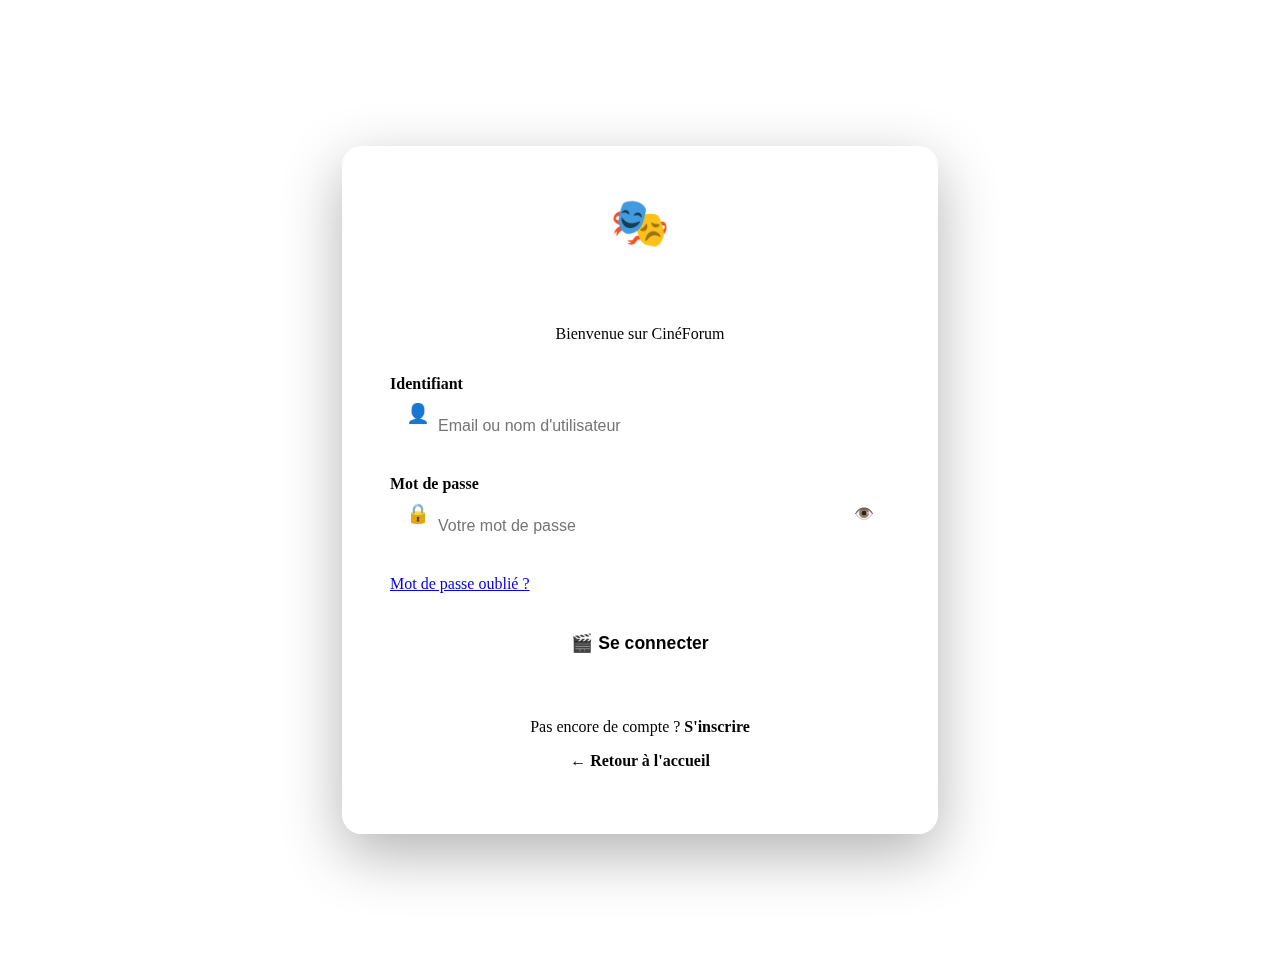
<file: templates/auth/login.html>
<!DOCTYPE html>
<html lang="fr">
<head>
    <meta charset="UTF-8">
    <meta name="viewport" content="width=device-width, initial-scale=1.0">
    <title>Connexion - CinéForum</title>
    <link rel="stylesheet" href="/static/css/auth.css">
</head>
<body>
    <div class="auth-container">
        <div class="auth-card">
            <div class="auth-header">
                <div class="auth-logo">🎭</div>
                <h1 class="auth-title">Connexion</h1>
                <p class="auth-subtitle">Bienvenue sur CinéForum</p>
            </div>

            <div id="errorMessage" class="error-message"></div>
            <div id="successMessage" class="success-message"></div>

            <form class="auth-form" id="loginForm">
                <div class="form-group has-icon" data-icon="👤">
                    <label for="username">Identifiant</label>
                    <input type="text" id="username" name="username" required 
                           placeholder="Email ou nom d'utilisateur">
                </div>

                <div class="form-group has-icon" data-icon="🔒">
                    <label for="password">Mot de passe</label>
                    <input type="password" id="password" name="password" required 
                           placeholder="Votre mot de passe">
                    <span class="password-toggle" onclick="togglePassword('password')">👁️</span>
                </div>

                <div class="form-group">
                    <a href="/forgot-password" class="forgot-password">Mot de passe oublié ?</a>
                </div>

                <button type="submit" class="auth-submit">
                    🎬 Se connecter
                </button>

                <div class="loading" id="loading">
                    Connexion en cours...
                </div>
            </form>

            <div class="auth-footer">
                <p class="auth-link">
                    Pas encore de compte ? 
                    <a href="/register">S'inscrire</a>
                </p>
                <p class="auth-link" style="margin-top: 1rem;">
                    <a href="/">← Retour à l'accueil</a>
                </p>
            </div>
        </div>
    </div>

    <script src="/static/js/api.js"></script>
    <script src="/static/js/auth.js"></script>
    <script>
        function togglePassword(fieldId) {
            const passwordInput = document.getElementById(fieldId);
            const toggle = passwordInput.nextElementSibling;
            
            if (passwordInput.type === 'password') {
                passwordInput.type = 'text';
                toggle.textContent = '🙈';
            } else {
                passwordInput.type = 'password';
                toggle.textContent = '👁️';
            }
        }

        function showMessage(message, type = 'error') {
            const errorDiv = document.getElementById('errorMessage');
            const successDiv = document.getElementById('successMessage');
            
            errorDiv.style.display = 'none';
            successDiv.style.display = 'none';
            
            if (type === 'error') {
                errorDiv.textContent = message;
                errorDiv.style.display = 'block';
            } else {
                successDiv.textContent = message;
                successDiv.style.display = 'block';
            }
        }

        function showLoading(show = true) {
            const loading = document.getElementById('loading');
            const submitBtn = document.querySelector('.auth-submit');
            
            if (show) {
                loading.style.display = 'block';
                submitBtn.style.display = 'none';
            } else {
                loading.style.display = 'none';
                submitBtn.style.display = 'block';
            }
        }

        // Animation d'entrée
        document.addEventListener('DOMContentLoaded', function() {
            const card = document.querySelector('.auth-card');
            card.style.opacity = '0';
            card.style.transform = 'translateY(20px)';
            
            setTimeout(() => {
                card.style.transition = 'all 0.6s ease';
                card.style.opacity = '1';
                card.style.transform = 'translateY(0)';
            }, 100);

            // Vérifier si l'utilisateur est déjà connecté
            const token = localStorage.getItem('jwt_token');
            if (token) {
                showMessage('Vous êtes déjà connecté. Redirection...', 'success');
                setTimeout(() => {
                    window.location.href = '/';
                }, 1500);
            }

            // Vérifier s'il y a un message dans l'URL
            const urlParams = new URLSearchParams(window.location.search);
            const message = urlParams.get('message');
            if (message === 'account_created') {
                showMessage('Compte créé avec succès ! Vous pouvez maintenant vous connecter.', 'success');
            }

            // Gestion du formulaire de connexion
            const loginForm = document.getElementById('loginForm');
            if (loginForm) {
                loginForm.addEventListener('submit', async function(e) {
                    e.preventDefault();
                    const username = document.getElementById('username').value;
                    const password = document.getElementById('password').value;
                    
                    try {
                        showLoading(true);
                        const response = await apiCall('/api/login', 'POST', {
                            username,
                            password
                        });

                        if (response.status === 'success') {
                            localStorage.setItem('jwt_token', response.data.token);
                            showMessage('Connexion réussie ! Redirection...', 'success');
                            setTimeout(() => {
                                window.location.href = '/';
                            }, 1500);
                        } else {
                            showMessage(response.message || 'Erreur lors de la connexion');
                        }
                    } catch (error) {
                        showMessage(error.message || 'Erreur lors de la connexion');
                    } finally {
                        showLoading(false);
                    }
                });
            }
        });
    </script>
</body>
</html>
</file>
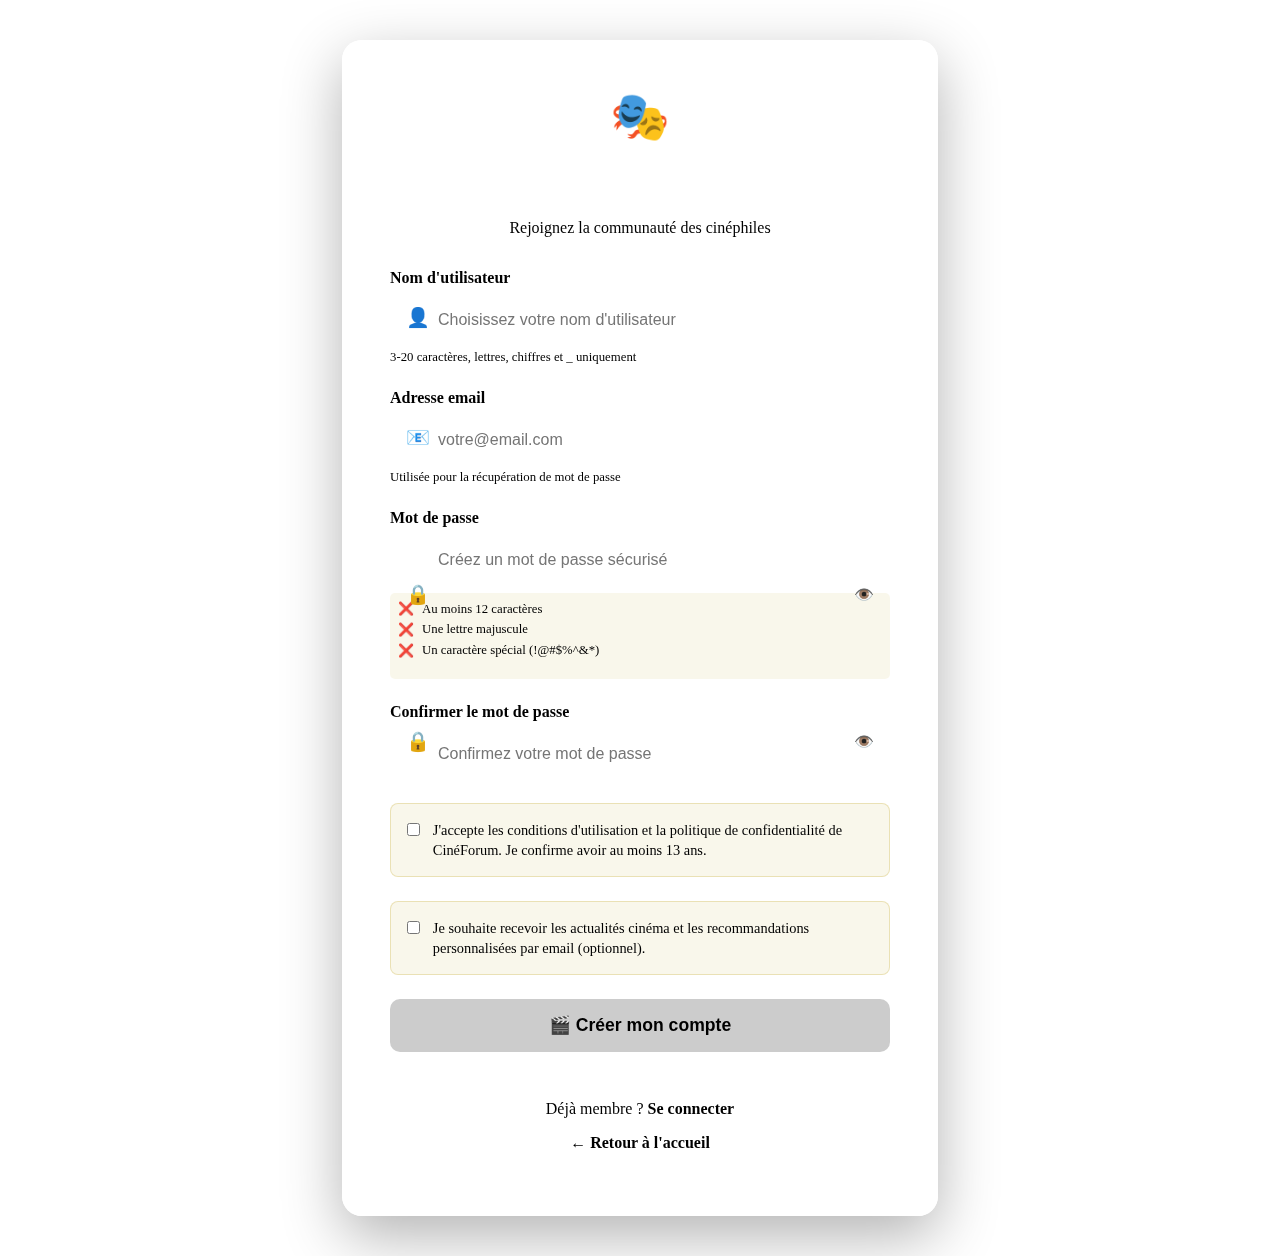
<file: templates/auth/register.html>
<!DOCTYPE html>
<html lang="fr">
<head>
    <meta charset="UTF-8">
    <meta name="viewport" content="width=device-width, initial-scale=1.0">
    <title>Inscription - CinéForum</title>
    <link rel="stylesheet" href="/static/css/auth.css">
</head>
<body>
    <div class="auth-container">
        <div class="auth-card">
            <div class="auth-header">
                <div class="auth-logo">🎭</div>
                <h1 class="auth-title">Inscription</h1>
                <p class="auth-subtitle">Rejoignez la communauté des cinéphiles</p>
            </div>

            <div id="errorMessage" class="error-message"></div>
            <div id="successMessage" class="success-message"></div>

            <form class="auth-form" id="registerForm">
                <div class="form-group has-icon" data-icon="👤">
                    <label for="username">Nom d'utilisateur</label>
                    <input type="text" id="username" name="username" required 
                           placeholder="Choisissez votre nom d'utilisateur">
                    <small>3-20 caractères, lettres, chiffres et _ uniquement</small>
                </div>

                <div class="form-group has-icon" data-icon="📧">
                    <label for="email">Adresse email</label>
                    <input type="email" id="email" name="email" required 
                           placeholder="votre@email.com">
                    <small>Utilisée pour la récupération de mot de passe</small>
                </div>

                <div class="form-group has-icon" data-icon="🔒">
                    <label for="password">Mot de passe</label>
                    <input type="password" id="password" name="password" required 
                           placeholder="Créez un mot de passe sécurisé">
                    <span class="password-toggle" onclick="togglePassword('password')">👁️</span>
                    
                    <div class="password-requirements">
                        <div class="requirement" id="req-length">
                            <span class="icon">❌</span>
                            <span>Au moins 12 caractères</span>
                        </div>
                        <div class="requirement" id="req-uppercase">
                            <span class="icon">❌</span>
                            <span>Une lettre majuscule</span>
                        </div>
                        <div class="requirement" id="req-special">
                            <span class="icon">❌</span>
                            <span>Un caractère spécial (!@#$%^&*)</span>
                        </div>
                        <div class="strength-meter">
                            <div class="strength-bar" id="strengthBar"></div>
                        </div>
                    </div>
                </div>

                <div class="form-group has-icon" data-icon="🔒">
                    <label for="confirmPassword">Confirmer le mot de passe</label>
                    <input type="password" id="confirmPassword" name="confirmPassword" required 
                           placeholder="Confirmez votre mot de passe">
                    <span class="password-toggle" onclick="togglePassword('confirmPassword')">👁️</span>
                </div>

                <div class="terms-checkbox">
                    <input type="checkbox" id="terms" name="terms" required>
                    <div class="terms-text">
                        J'accepte les <a href="/terms" target="_blank">conditions d'utilisation</a> 
                        et la <a href="/privacy" target="_blank">politique de confidentialité</a> 
                        de CinéForum. Je confirme avoir au moins 13 ans.
                    </div>
                </div>

                <div class="terms-checkbox">
                    <input type="checkbox" id="newsletter" name="newsletter">
                    <div class="terms-text">
                        Je souhaite recevoir les actualités cinéma et les recommandations 
                        personnalisées par email (optionnel).
                    </div>
                </div>

                <button type="submit" class="auth-submit" id="submitBtn" disabled>
                    🎬 Créer mon compte
                </button>

                <div class="loading" id="loading">
                    Création du compte en cours...
                </div>
            </form>

            <div class="auth-footer">
                <p class="auth-link">
                    Déjà membre ? 
                    <a href="/login">Se connecter</a>
                </p>
                <p class="auth-link" style="margin-top: 1rem;">
                    <a href="/">← Retour à l'accueil</a>
                </p>
            </div>
        </div>
    </div>

    <script src="/static/css/js/auth.js"></script>
    <script>
        function togglePassword(fieldId) {
            const passwordInput = document.getElementById(fieldId);
            const toggle = passwordInput.nextElementSibling;
            
            if (passwordInput.type === 'password') {
                passwordInput.type = 'text';
                toggle.textContent = '🙈';
            } else {
                passwordInput.type = 'password';
                toggle.textContent = '👁️';
            }
        }

        function showMessage(message, type = 'error') {
            const errorDiv = document.getElementById('errorMessage');
            const successDiv = document.getElementById('successMessage');
            
            errorDiv.style.display = 'none';
            successDiv.style.display = 'none';
            
            if (type === 'error') {
                errorDiv.textContent = message;
                errorDiv.style.display = 'block';
            } else {
                successDiv.textContent = message;
                successDiv.style.display = 'block';
            }
        }

        function showLoading(show = true) {
            const loading = document.getElementById('loading');
            const submitBtn = document.getElementById('submitBtn');
            
            if (show) {
                loading.style.display = 'block';
                submitBtn.style.display = 'none';
            } else {
                loading.style.display = 'none';
                submitBtn.style.display = 'block';
            }
        }

        function validatePassword(password) {
            const requirements = {
                length: password.length >= 12,
                uppercase: /[A-Z]/.test(password),
                special: /[!@#$%^&*(),.?":{}|<>]/.test(password)
            };

            // Mise à jour visuelle des exigences
            document.getElementById('req-length').classList.toggle('valid', requirements.length);
            document.getElementById('req-length').classList.toggle('invalid', !requirements.length);
            document.getElementById('req-length').querySelector('.icon').textContent = requirements.length ? '✅' : '❌';

            document.getElementById('req-uppercase').classList.toggle('valid', requirements.uppercase);
            document.getElementById('req-uppercase').classList.toggle('invalid', !requirements.uppercase);
            document.getElementById('req-uppercase').querySelector('.icon').textContent = requirements.uppercase ? '✅' : '❌';

            document.getElementById('req-special').classList.toggle('valid', requirements.special);
            document.getElementById('req-special').classList.toggle('invalid', !requirements.special);
            document.getElementById('req-special').querySelector('.icon').textContent = requirements.special ? '✅' : '❌';

            // Calcul de la force du mot de passe
            const score = Object.values(requirements).filter(Boolean).length;
            const strengthBar = document.getElementById('strengthBar');
            
            strengthBar.className = 'strength-bar';
            if (score === 1) strengthBar.classList.add('strength-weak');
            else if (score === 2) strengthBar.classList.add('strength-fair');
            else if (score === 3 && password.length >= 16) strengthBar.classList.add('strength-strong');
            else if (score === 3) strengthBar.classList.add('strength-good');

            return Object.values(requirements).every(Boolean);
        }

        function validateForm() {
            const username = document.getElementById('username').value;
            const email = document.getElementById('email').value;
            const password = document.getElementById('password').value;
            const confirmPassword = document.getElementById('confirmPassword').value;
            const terms = document.getElementById('terms').checked;

            const isUsernameValid = username.length >= 3 && username.length <= 20 && /^[a-zA-Z0-9_]+$/.test(username);
            const isEmailValid = /^[^\s@]+@[^\s@]+\.[^\s@]+$/.test(email);
            const isPasswordValid = validatePassword(password);
            const isPasswordMatch = password === confirmPassword;
            const isTermsAccepted = terms;

            const isFormValid = isUsernameValid && isEmailValid && isPasswordValid && isPasswordMatch && isTermsAccepted;
            
            document.getElementById('submitBtn').disabled = !isFormValid;
            return isFormValid;
        }

        // Event listeners
        document.getElementById('username').addEventListener('input', function() {
            const username = this.value;
            const isValid = username.length >= 3 && username.length <= 20 && /^[a-zA-Z0-9_]+$/.test(username);
            
            this.style.borderColor = username.length > 0 ? (isValid ? '#10b981' : '#ef4444') : '';
            validateForm();
        });

        document.getElementById('email').addEventListener('input', function() {
            const email = this.value;
            const isValid = /^[^\s@]+@[^\s@]+\.[^\s@]+$/.test(email);
            
            this.style.borderColor = email.length > 0 ? (isValid ? '#10b981' : '#ef4444') : '';
            validateForm();
        });

        document.getElementById('password').addEventListener('input', function() {
            validateForm();
        });

        document.getElementById('confirmPassword').addEventListener('input', function() {
            const password = document.getElementById('password').value;
            const confirmPassword = this.value;
            const isMatch = password === confirmPassword;
            
            this.style.borderColor = confirmPassword.length > 0 ? (isMatch ? '#10b981' : '#ef4444') : '';
            validateForm();
        });

        document.getElementById('terms').addEventListener('change', validateForm);

        document.getElementById('registerForm').addEventListener('submit', async function(e) {
            e.preventDefault();
            
            if (!validateForm()) {
                showMessage('Veuillez corriger les erreurs dans le formulaire', 'error');
                return;
            }
            
            const formData = new FormData(e.target);
            const userData = {
                username: formData.get('username'),
                email: formData.get('email'),
                password: formData.get('password'),
                newsletter: formData.get('newsletter') ? true : false
            };
            
            // Ajout des logs de débogage
            console.log('Données du formulaire:', userData);
            
            showLoading(true);
            
            try {
                console.log('Envoi de la requête à /api/auth/register');
                const response = await fetch('/api/auth/register', {
                    method: 'POST',
                    headers: {
                        'Content-Type': 'application/json',
                    },
                    body: JSON.stringify(userData)
                });
                
                console.log('Réponse reçue:', response.status);
                const data = await response.json();
                console.log('Données de la réponse:', data);
                
                if (response.ok && data.status === 'success') {
                    showMessage('Compte créé avec succès ! Redirection vers la connexion...', 'success');
                    
                    setTimeout(() => {
                        window.location.href = '/login?message=account_created';
                    }, 2000);
                    
                } else {
                    showMessage(data.message || 'Erreur lors de la création du compte', 'error');
                }
                
            } catch (error) {
                console.error('Erreur détaillée:', error);
                showMessage('Erreur de connexion. Veuillez réessayer.', 'error');
            } finally {
                showLoading(false);
            }
        });

        // Animation d'entrée
        document.addEventListener('DOMContentLoaded', function() {
            const card = document.querySelector('.auth-card');
            card.style.opacity = '0';
            card.style.transform = 'translateY(20px)';
            
            setTimeout(() => {
                card.style.transition = 'all 0.6s ease';
                card.style.opacity = '1';
                card.style.transform = 'translateY(0)';
            }, 100);

            // Vérifier si l'utilisateur est déjà connecté
            const token = localStorage.getItem('jwt_token');
            if (token) {
                showMessage('Vous êtes déjà connecté. Redirection...', 'success');
                setTimeout(() => {
                    window.location.href = '/';
                }, 1500);
            }
        });
    </script>
</body>
</html>
</file>
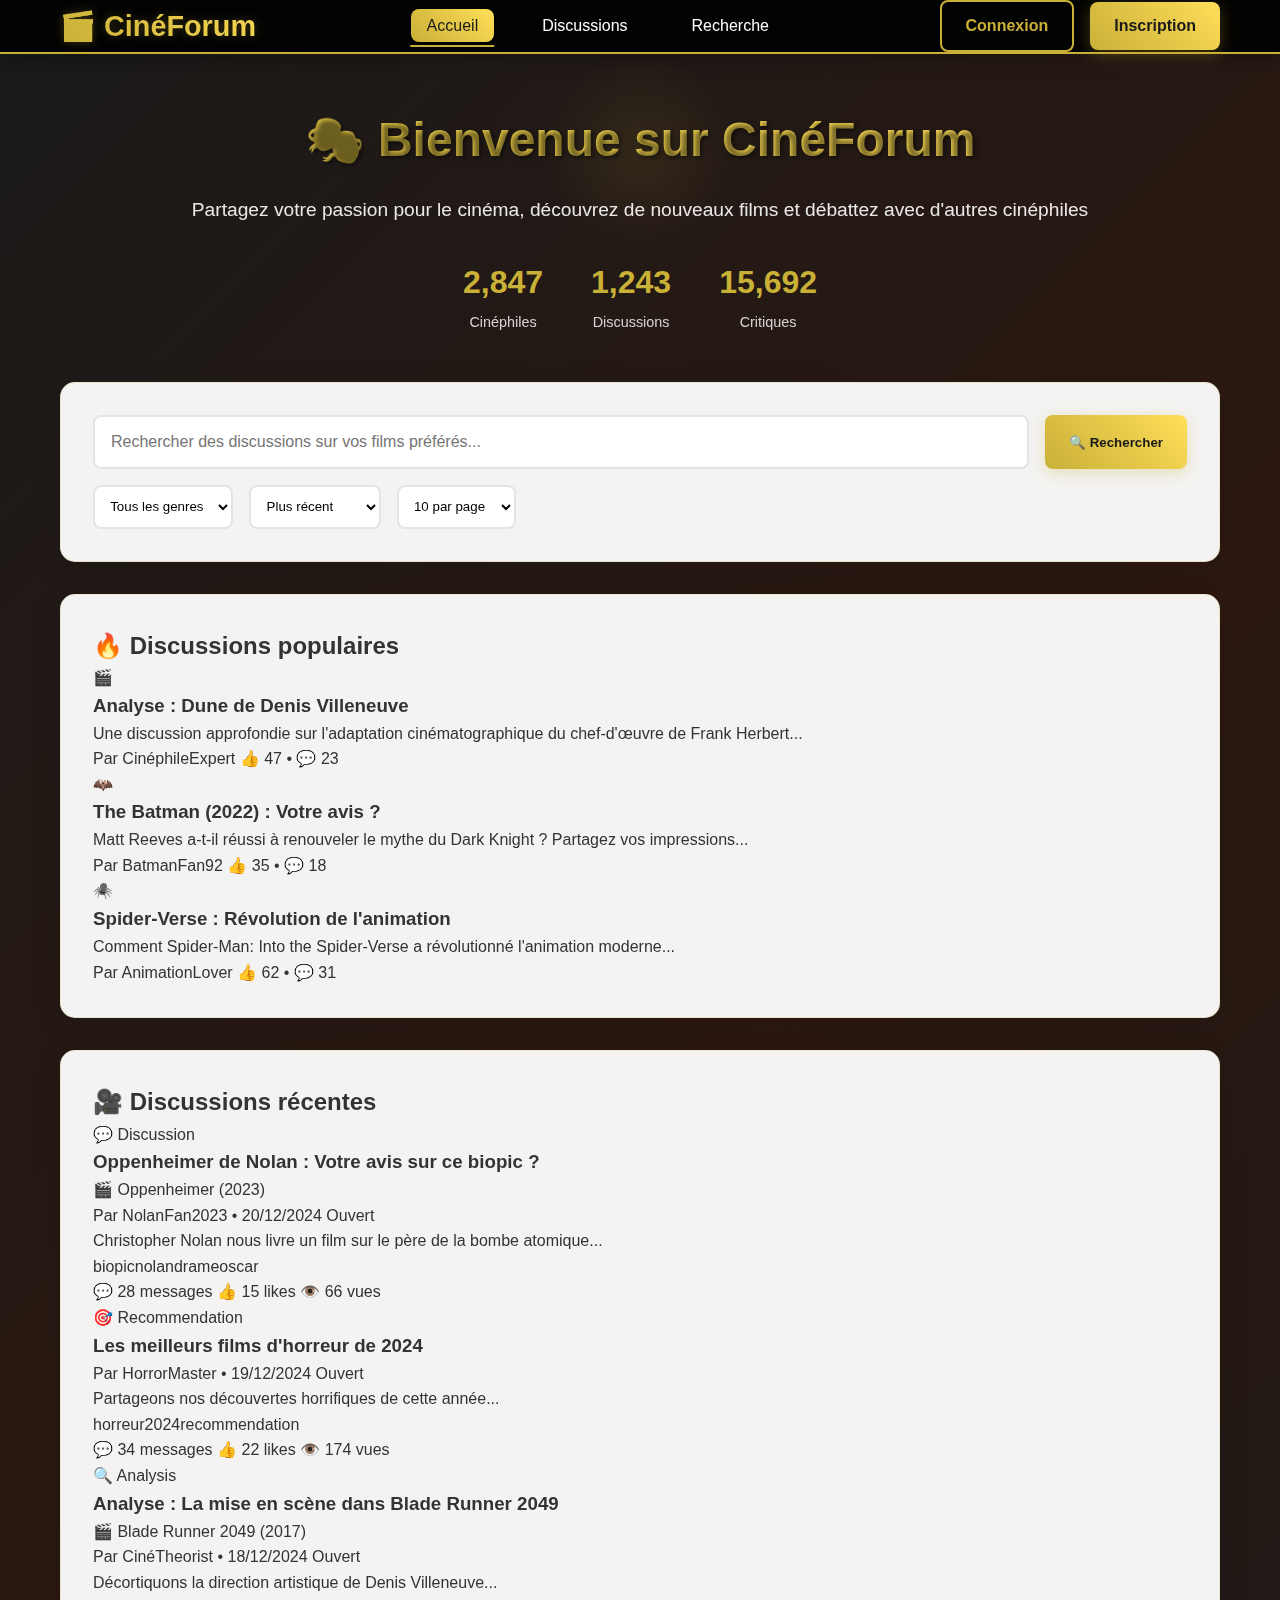
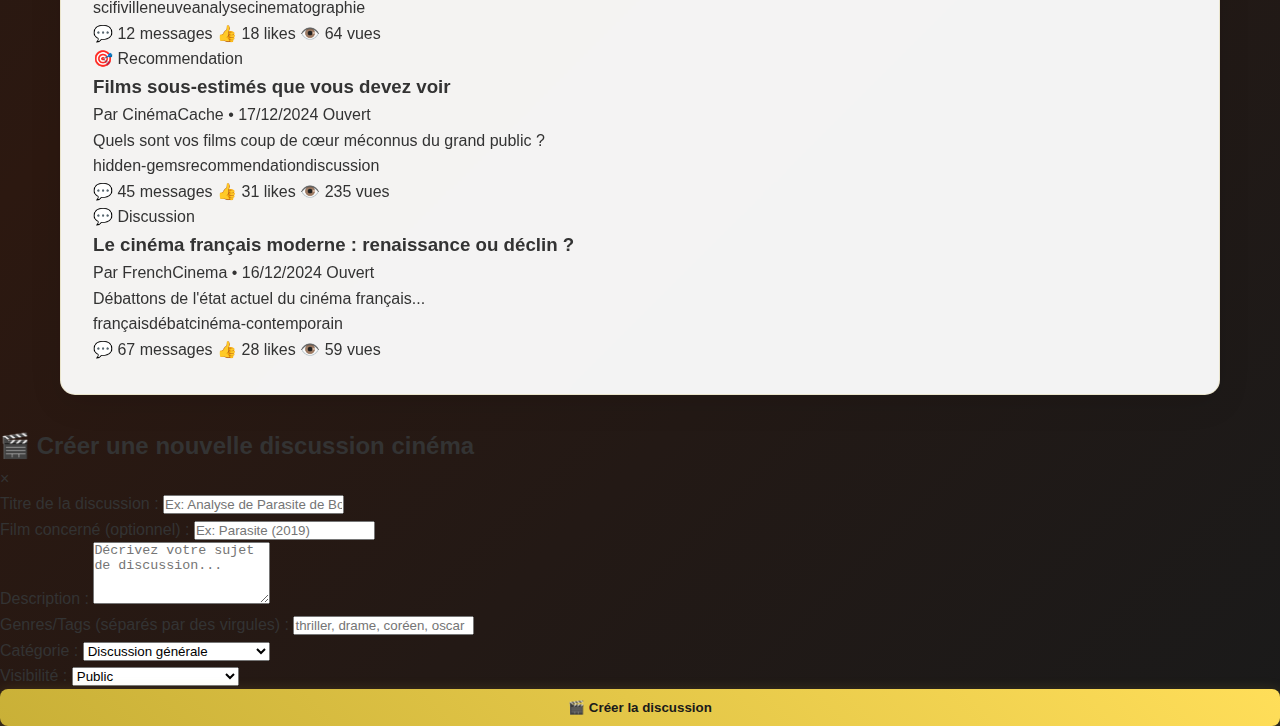
<file: views/layouts/Page_1.html>
<!DOCTYPE html>
<html lang="fr">
<head>
    <meta charset="UTF-8">
    <meta name="viewport" content="width=device-width, initial-scale=1.0">
    <title>CinéForum - Discussions sur le cinéma</title>
    <link rel="stylesheet" href="/static/css/page_1.css">
</head>
<body>
    <header>
        <nav class="container">
            <div class="logo">
                🎬 CinéForum
            </div>
            <ul class="nav-links">
                <li><a href="/" class="active">Accueil</a></li>
                <li><a href="/threads">Discussions</a></li>
                <li><a href="/search">Recherche</a></li>
            </ul>
            <div class="auth-buttons" id="authButtons">
                <a href="/login" class="btn btn-secondary">Connexion</a>
                <a href="/register" class="btn btn-primary">Inscription</a>
            </div>
            <div class="user-menu" id="userMenu" style="display: none;">
                <span id="username"></span>
                <a href="/profile" class="btn btn-secondary">Profil</a>
                <a href="#" class="btn btn-primary" onclick="showCreateThread()">Nouvelle discussion</a>
                <a href="#" onclick="logout()">Déconnexion</a>
            </div>
        </nav>
    </header>

    <main class="container">
        <section class="hero">
            <h1>🎭 Bienvenue sur CinéForum</h1>
            <p>Partagez votre passion pour le cinéma, découvrez de nouveaux films et débattez avec d'autres cinéphiles</p>
            <div class="hero-stats">
                <div class="stat">
                    <span class="number">2,847</span>
                    <span class="label">Cinéphiles</span>
                </div>
                <div class="stat">
                    <span class="number">1,243</span>
                    <span class="label">Discussions</span>
                </div>
                <div class="stat">
                    <span class="number">15,692</span>
                    <span class="label">Critiques</span>
                </div>
            </div>
        </section>

        <!-- Search Section -->
        <section class="search-section">
            <div class="search-bar">
                <input type="text" class="search-input" placeholder="Rechercher des discussions sur vos films préférés..." id="searchInput">
                <button class="btn btn-primary" onclick="searchThreads()">🔍 Rechercher</button>
            </div>
            <div class="search-filters">
                <select class="filter-select" id="categoryFilter">
                    <option value="">Tous les genres</option>
                    <option value="action">Action</option>
                    <option value="comedy">Comédie</option>
                    <option value="drama">Drame</option>
                    <option value="horror">Horreur</option>
                    <option value="scifi">Science-Fiction</option>
                    <option value="romance">Romance</option>
                    <option value="thriller">Thriller</option>
                    <option value="animation">Animation</option>
                    <option value="documentary">Documentaire</option>
                </select>
                <select class="filter-select" id="sortFilter">
                    <option value="recent">Plus récent</option>
                    <option value="popular">Plus populaire</option>
                    <option value="rating">Mieux notés</option>
                    <option value="oldest">Plus ancien</option>
                </select>
                <select class="filter-select" id="pageSize">
                    <option value="10">10 par page</option>
                    <option value="20">20 par page</option>
                    <option value="30">30 par page</option>
                    <option value="all">Tout afficher</option>
                </select>
            </div>
        </section>

        
        <section class="featured-section">
            <h2>🔥 Discussions populaires</h2>
            <div class="featured-grid">
                <div class="featured-card">
                    <div class="movie-poster">
                        <div class="poster-placeholder">🎬</div>
                    </div>
                    <div class="featured-content">
                        <h3>Analyse : Dune de Denis Villeneuve</h3>
                        <p>Une discussion approfondie sur l'adaptation cinématographique du chef-d'œuvre de Frank Herbert...</p>
                        <div class="featured-meta">
                            <span class="author">Par CinéphileExpert</span>
                            <span class="stats">👍 47 • 💬 23</span>
                        </div>
                    </div>
                </div>
                
                <div class="featured-card">
                    <div class="movie-poster">
                        <div class="poster-placeholder">🦇</div>
                    </div>
                    <div class="featured-content">
                        <h3>The Batman (2022) : Votre avis ?</h3>
                        <p>Matt Reeves a-t-il réussi à renouveler le mythe du Dark Knight ? Partagez vos impressions...</p>
                        <div class="featured-meta">
                            <span class="author">Par BatmanFan92</span>
                            <span class="stats">👍 35 • 💬 18</span>
                        </div>
                    </div>
                </div>

                <div class="featured-card">
                    <div class="movie-poster">
                        <div class="poster-placeholder">🕷️</div>
                    </div>
                    <div class="featured-content">
                        <h3>Spider-Verse : Révolution de l'animation</h3>
                        <p>Comment Spider-Man: Into the Spider-Verse a révolutionné l'animation moderne...</p>
                        <div class="featured-meta">
                            <span class="author">Par AnimationLover</span>
                            <span class="stats">👍 62 • 💬 31</span>
                        </div>
                    </div>
                </div>
            </div>
        </section>

        <!-- Recent Discussions -->
        <section class="threads-section">
            <div class="threads-header">
                <h2>🎥 Discussions récentes</h2>
                <button class="btn btn-primary" onclick="showCreateThread()" id="createThreadBtn" style="display: none;">
                    ➕ Nouvelle discussion
                </button>
            </div>
            <div id="threadsContainer">
                <!-- Les discussions seront chargées ici dynamiquement -->
            </div>
            <div class="pagination" id="pagination">
                <!-- La pagination sera générée dynamiquement -->
            </div>
        </section>
    </main>

    <!-- Modal de création de discussion -->
    <div id="createThreadModal" class="modal">
        <div class="modal-content">
            <div class="modal-header">
                <h2>🎬 Créer une nouvelle discussion cinéma</h2>
                <span class="close" onclick="closeModal('createThreadModal')">&times;</span>
            </div>
            <form id="createThreadForm">
                <div class="form-group">
                    <label for="threadTitle">Titre de la discussion :</label>
                    <input type="text" id="threadTitle" name="title" placeholder="Ex: Analyse de Parasite de Bong Joon-ho" required>
                </div>
                <div class="form-group">
                    <label for="movieTitle">Film concerné (optionnel) :</label>
                    <input type="text" id="movieTitle" name="movieTitle" placeholder="Ex: Parasite (2019)">
                </div>
                <div class="form-group">
                    <label for="threadDescription">Description :</label>
                    <textarea id="threadDescription" name="description" rows="4" placeholder="Décrivez votre sujet de discussion..." required></textarea>
                </div>
                <div class="form-group">
                    <label for="threadTags">Genres/Tags (séparés par des virgules) :</label>
                    <input type="text" id="threadTags" name="tags" placeholder="thriller, drame, coréen, oscar">
                </div>
                <div class="form-group">
                    <label for="threadCategory">Catégorie :</label>
                    <select id="threadCategory" name="category">
                        <option value="discussion">Discussion générale</option>
                        <option value="review">Critique de film</option>
                        <option value="recommendation">Recommandation</option>
                        <option value="analysis">Analyse cinématographique</option>
                        <option value="news">Actualités cinéma</option>
                        <option value="help">Aide/Question</option>
                    </select>
                </div>
                <div class="form-group">
                    <label for="threadVisibility">Visibilité :</label>
                    <select id="threadVisibility" name="visibility">
                        <option value="public">Public</option>
                        <option value="private">Privé (amis uniquement)</option>
                    </select>
                </div>
                <button type="submit" class="btn btn-primary" style="width: 100%;">🎬 Créer la discussion</button>
            </form>
        </div>
    </div>

    <script src="/static/css/js/auth.js"></script>
    <script>

        const sampleThreads = [
            {
                id: 1,
                title: "Oppenheimer de Nolan : Votre avis sur ce biopic ?",
                description: "Christopher Nolan nous livre un film sur le père de la bombe atomique...",
                author: "NolanFan2023",
                createdAt: "2024-12-20",
                tags: ["biopic", "nolan", "drame", "oscar"],
                category: "discussion",
                status: "open",
                messages: 28,
                likes: 15,
                movieTitle: "Oppenheimer (2023)"
            },
            {
                id: 2,
                title: "Les meilleurs films d'horreur de 2024",
                description: "Partageons nos découvertes horrifiques de cette année...",
                author: "HorrorMaster",
                createdAt: "2024-12-19",
                tags: ["horreur", "2024", "recommendation"],
                category: "recommendation",
                status: "open",
                messages: 34,
                likes: 22,
                movieTitle: ""
            },
            {
                id: 3,
                title: "Analyse : La mise en scène dans Blade Runner 2049",
                description: "Décortiquons la direction artistique de Denis Villeneuve...",
                author: "CinéTheorist",
                createdAt: "2024-12-18",
                tags: ["scifi", "villeneuve", "analyse", "cinematographie"],
                category: "analysis",
                status: "open",
                messages: 12,
                likes: 18,
                movieTitle: "Blade Runner 2049 (2017)"
            },
            {
                id: 4,
                title: "Films sous-estimés que vous devez voir",
                description: "Quels sont vos films coup de cœur méconnus du grand public ?",
                author: "CinémaCache",
                createdAt: "2024-12-17",
                tags: ["hidden-gems", "recommendation", "discussion"],
                category: "recommendation",
                status: "open",
                messages: 45,
                likes: 31,
                movieTitle: ""
            },
            {
                id: 5,
                title: "Le cinéma français moderne : renaissance ou déclin ?",
                description: "Débattons de l'état actuel du cinéma français...",
                author: "FrenchCinema",
                createdAt: "2024-12-16",
                tags: ["français", "débat", "cinéma-contemporain"],
                category: "discussion",
                status: "open",
                messages: 67,
                likes: 28,
                movieTitle: ""
            }
        ];

        // Initialisation avec les données cinéma
        document.addEventListener('DOMContentLoaded', function() {
            loadThreads();
            checkAuthStatus();
        });

        function loadThreads() {
            const container = document.getElementById('threadsContainer');
            const pageSize = parseInt(document.getElementById('pageSize').value) || 10;
            const threadsToShow = sampleThreads.slice(0, pageSize);
            
            container.innerHTML = '';
            
            threadsToShow.forEach(thread => {
                const threadElement = createThreadElement(thread);
                container.appendChild(threadElement);
            });
        }

        function createThreadElement(thread) {
            const div = document.createElement('div');
            div.className = 'thread-card';
            
            const categoryIcons = {
                'discussion': '💬',
                'review': '⭐',
                'recommendation': '🎯',
                'analysis': '🔍',
                'news': '📰',
                'help': '❓'
            };
            
            div.innerHTML = `
                <div class="thread-header">
                    <div>
                        <div class="thread-category">
                            ${categoryIcons[thread.category]} ${thread.category.charAt(0).toUpperCase() + thread.category.slice(1)}
                        </div>
                        <h3 class="thread-title">${thread.title}</h3>
                        ${thread.movieTitle ? `<div class="movie-title">🎬 ${thread.movieTitle}</div>` : ''}
                        <div class="thread-meta">
                            Par ${thread.author} • ${formatDate(thread.createdAt)}
                            <span class="status-badge status-${thread.status}">${getStatusText(thread.status)}</span>
                        </div>
                    </div>
                </div>
                <p class="thread-description">${thread.description}</p>
                <div class="thread-tags">
                    ${thread.tags.map(tag => `<span class="tag">${tag}</span>`).join('')}
                </div>
                <div class="thread-stats">
                    <span class="stat">💬 ${thread.messages} messages</span>
                    <span class="stat">👍 ${thread.likes} likes</span>
                    <span class="stat">👁️ ${Math.floor(Math.random() * 200) + 50} vues</span>
                </div>
            `;
            
            div.addEventListener('click', () => {
                window.location.href = `/thread/${thread.id}`;
            });
            
            return div;
        }

        function checkAuthStatus() {
            const token = localStorage.getItem('jwt_token');
            if (token) {
                document.getElementById('authButtons').style.display = 'none';
                document.getElementById('userMenu').style.display = 'flex';
                document.getElementById('username').textContent = 'Cinéphile';
                document.getElementById('createThreadBtn').style.display = 'block';
            } else {
                document.getElementById('authButtons').style.display = 'flex';
                document.getElementById('userMenu').style.display = 'none';
                document.getElementById('createThreadBtn').style.display = 'none';
            }
        }

        function showCreateThread() {
            document.getElementById('createThreadModal').style.display = 'block';
        }

        function closeModal(modalId) {
            document.getElementById(modalId).style.display = 'none';
        }

        function searchThreads() {
            const query = document.getElementById('searchInput').value;
            window.location.href = `/search?q=${encodeURIComponent(query)}`;
        }

        function logout() {
            localStorage.removeItem('jwt_token');
            location.reload();
        }

        function formatDate(dateString) {
            return new Date(dateString).toLocaleDateString('fr-FR');
        }

        function getStatusText(status) {
            const statusTexts = {
                'open': 'Ouvert',
                'closed': 'Fermé',
                'archived': 'Archivé'
            };
            return statusTexts[status] || status;
        }

        // Gestion du formulaire de création
        document.getElementById('createThreadForm').addEventListener('submit', function(e) {
            e.preventDefault();
            alert('Discussion créée avec succès ! (Fonctionalité à connecter avec le backend)');
            closeModal('createThreadModal');
        });
    </script>
</body>
</html>
</file>
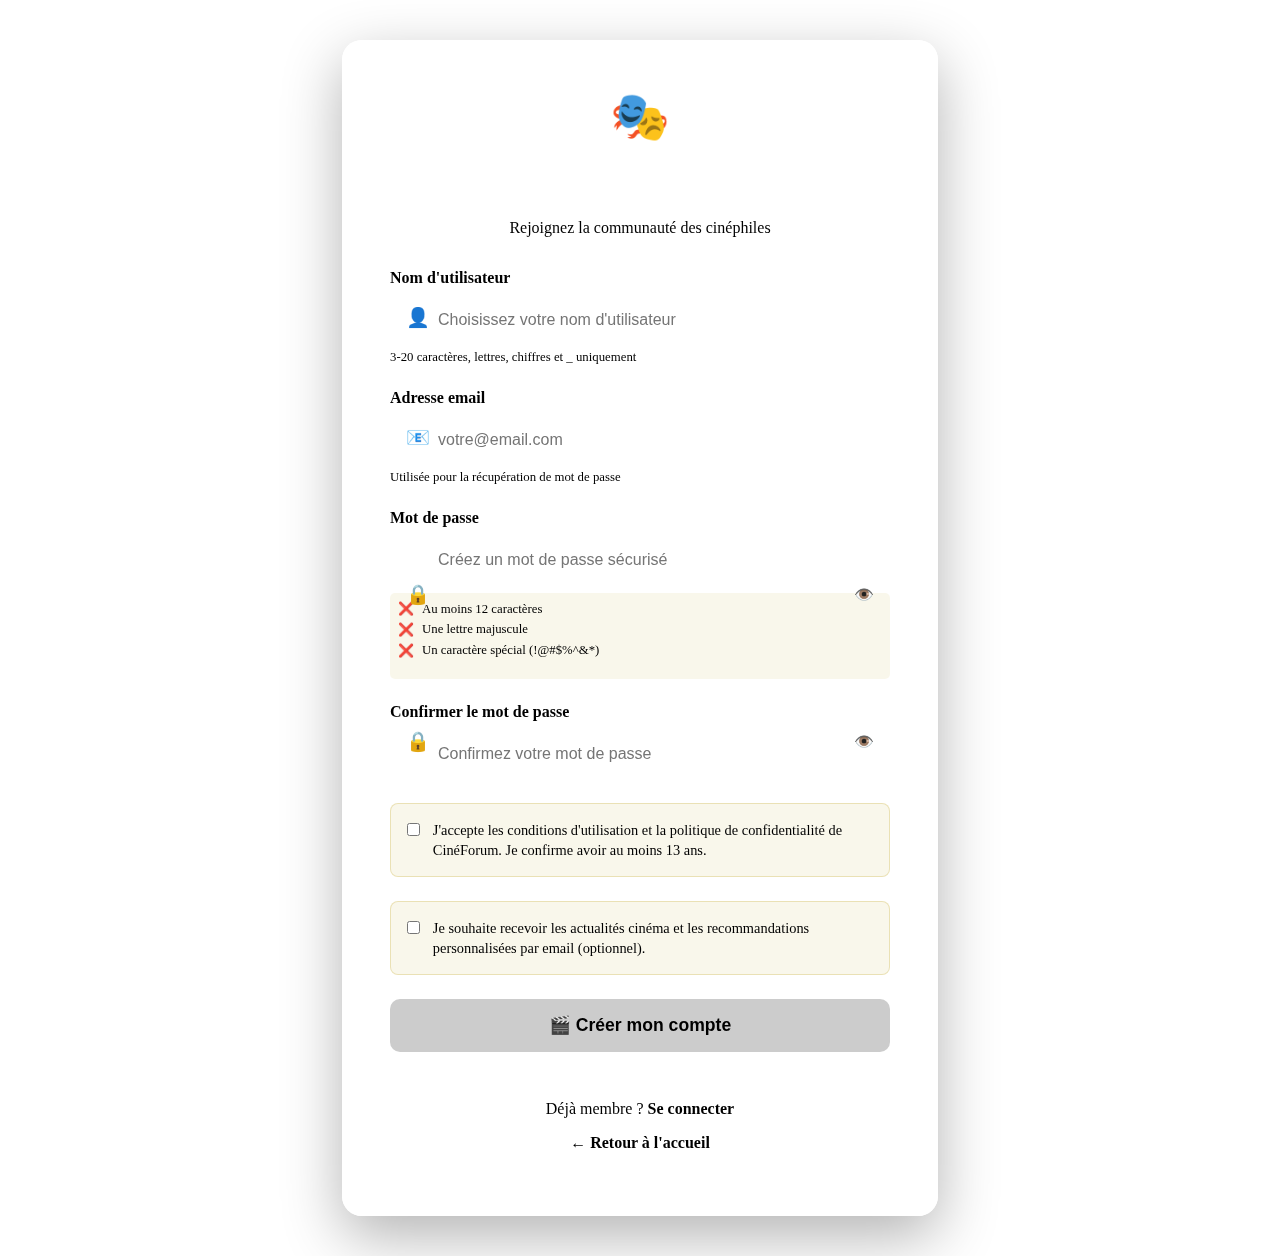
<file: views/layouts/auth/login.html>
<!DOCTYPE html>
<html lang="fr">
<head>
    <meta charset="UTF-8">
    <meta name="viewport" content="width=device-width, initial-scale=1.0">
    <title>Inscription - CinéForum</title>
    <link rel="stylesheet" href="/static/css/auth.css">
</head>
<body>
    <div class="auth-container">
        <div class="auth-card">
            <div class="auth-header">
                <div class="auth-logo">🎭</div>
                <h1 class="auth-title">Inscription</h1>
                <p class="auth-subtitle">Rejoignez la communauté des cinéphiles</p>
            </div>

            <div id="errorMessage" class="error-message"></div>
            <div id="successMessage" class="success-message"></div>

            <form class="auth-form" id="registerForm">
                <div class="form-group has-icon" data-icon="👤">
                    <label for="username">Nom d'utilisateur</label>
                    <input type="text" id="username" name="username" required 
                           placeholder="Choisissez votre nom d'utilisateur">
                    <small>3-20 caractères, lettres, chiffres et _ uniquement</small>
                </div>

                <div class="form-group has-icon" data-icon="📧">
                    <label for="email">Adresse email</label>
                    <input type="email" id="email" name="email" required 
                           placeholder="votre@email.com">
                    <small>Utilisée pour la récupération de mot de passe</small>
                </div>

                <div class="form-group has-icon" data-icon="🔒">
                    <label for="password">Mot de passe</label>
                    <input type="password" id="password" name="password" required 
                           placeholder="Créez un mot de passe sécurisé">
                    <span class="password-toggle" onclick="togglePassword('password')">👁️</span>
                    
                    <div class="password-requirements">
                        <div class="requirement" id="req-length">
                            <span class="icon">❌</span>
                            <span>Au moins 12 caractères</span>
                        </div>
                        <div class="requirement" id="req-uppercase">
                            <span class="icon">❌</span>
                            <span>Une lettre majuscule</span>
                        </div>
                        <div class="requirement" id="req-special">
                            <span class="icon">❌</span>
                            <span>Un caractère spécial (!@#$%^&*)</span>
                        </div>
                        <div class="strength-meter">
                            <div class="strength-bar" id="strengthBar"></div>
                        </div>
                    </div>
                </div>

                <div class="form-group has-icon" data-icon="🔒">
                    <label for="confirmPassword">Confirmer le mot de passe</label>
                    <input type="password" id="confirmPassword" name="confirmPassword" required 
                           placeholder="Confirmez votre mot de passe">
                    <span class="password-toggle" onclick="togglePassword('confirmPassword')">👁️</span>
                </div>

                <div class="terms-checkbox">
                    <input type="checkbox" id="terms" name="terms" required>
                    <div class="terms-text">
                        J'accepte les <a href="/terms" target="_blank">conditions d'utilisation</a> 
                        et la <a href="/privacy" target="_blank">politique de confidentialité</a> 
                        de CinéForum. Je confirme avoir au moins 13 ans.
                    </div>
                </div>

                <div class="terms-checkbox">
                    <input type="checkbox" id="newsletter" name="newsletter">
                    <div class="terms-text">
                        Je souhaite recevoir les actualités cinéma et les recommandations 
                        personnalisées par email (optionnel).
                    </div>
                </div>

                <button type="submit" class="auth-submit" id="submitBtn" disabled>
                    🎬 Créer mon compte
                </button>

                <div class="loading" id="loading">
                    Création du compte en cours...
                </div>
            </form>

            <div class="auth-footer">
                <p class="auth-link">
                    Déjà membre ? 
                    <a href="/login">Se connecter</a>
                </p>
                <p class="auth-link" style="margin-top: 1rem;">
                    <a href="/">← Retour à l'accueil</a>
                </p>
            </div>
        </div>
    </div>

    <script src="/static/css/js/auth.js"></script>
    <script>
        function togglePassword(fieldId) {
            const passwordInput = document.getElementById(fieldId);
            const toggle = passwordInput.nextElementSibling;
            
            if (passwordInput.type === 'password') {
                passwordInput.type = 'text';
                toggle.textContent = '🙈';
            } else {
                passwordInput.type = 'password';
                toggle.textContent = '👁️';
            }
        }

        function showMessage(message, type = 'error') {
            const errorDiv = document.getElementById('errorMessage');
            const successDiv = document.getElementById('successMessage');
            
            errorDiv.style.display = 'none';
            successDiv.style.display = 'none';
            
            if (type === 'error') {
                errorDiv.textContent = message;
                errorDiv.style.display = 'block';
            } else {
                successDiv.textContent = message;
                successDiv.style.display = 'block';
            }
        }

        function showLoading(show = true) {
            const loading = document.getElementById('loading');
            const submitBtn = document.getElementById('submitBtn');
            
            if (show) {
                loading.style.display = 'block';
                submitBtn.style.display = 'none';
            } else {
                loading.style.display = 'none';
                submitBtn.style.display = 'block';
            }
        }

        function validatePassword(password) {
            const requirements = {
                length: password.length >= 12,
                uppercase: /[A-Z]/.test(password),
                special: /[!@#$%^&*(),.?":{}|<>]/.test(password)
            };

            // Mise à jour visuelle des exigences
            document.getElementById('req-length').classList.toggle('valid', requirements.length);
            document.getElementById('req-length').classList.toggle('invalid', !requirements.length);
            document.getElementById('req-length').querySelector('.icon').textContent = requirements.length ? '✅' : '❌';

            document.getElementById('req-uppercase').classList.toggle('valid', requirements.uppercase);
            document.getElementById('req-uppercase').classList.toggle('invalid', !requirements.uppercase);
            document.getElementById('req-uppercase').querySelector('.icon').textContent = requirements.uppercase ? '✅' : '❌';

            document.getElementById('req-special').classList.toggle('valid', requirements.special);
            document.getElementById('req-special').classList.toggle('invalid', !requirements.special);
            document.getElementById('req-special').querySelector('.icon').textContent = requirements.special ? '✅' : '❌';

            // Calcul de la force du mot de passe
            const score = Object.values(requirements).filter(Boolean).length;
            const strengthBar = document.getElementById('strengthBar');
            
            strengthBar.className = 'strength-bar';
            if (score === 1) strengthBar.classList.add('strength-weak');
            else if (score === 2) strengthBar.classList.add('strength-fair');
            else if (score === 3 && password.length >= 16) strengthBar.classList.add('strength-strong');
            else if (score === 3) strengthBar.classList.add('strength-good');

            return Object.values(requirements).every(Boolean);
        }

        function validateForm() {
            const username = document.getElementById('username').value;
            const email = document.getElementById('email').value;
            const password = document.getElementById('password').value;
            const confirmPassword = document.getElementById('confirmPassword').value;
            const terms = document.getElementById('terms').checked;

            const isUsernameValid = username.length >= 3 && username.length <= 20 && /^[a-zA-Z0-9_]+$/.test(username);
            const isEmailValid = /^[^\s@]+@[^\s@]+\.[^\s@]+$/.test(email);
            const isPasswordValid = validatePassword(password);
            const isPasswordMatch = password === confirmPassword;
            const isTermsAccepted = terms;

            const isFormValid = isUsernameValid && isEmailValid && isPasswordValid && isPasswordMatch && isTermsAccepted;
            
            document.getElementById('submitBtn').disabled = !isFormValid;
            return isFormValid;
        }

        // Event listeners
        document.getElementById('username').addEventListener('input', function() {
            const username = this.value;
            const isValid = username.length >= 3 && username.length <= 20 && /^[a-zA-Z0-9_]+$/.test(username);
            
            this.style.borderColor = username.length > 0 ? (isValid ? '#10b981' : '#ef4444') : '';
            validateForm();
        });

        document.getElementById('email').addEventListener('input', function() {
            const email = this.value;
            const isValid = /^[^\s@]+@[^\s@]+\.[^\s@]+$/.test(email);
            
            this.style.borderColor = email.length > 0 ? (isValid ? '#10b981' : '#ef4444') : '';
            validateForm();
        });

        document.getElementById('password').addEventListener('input', function() {
            validateForm();
        });

        document.getElementById('confirmPassword').addEventListener('input', function() {
            const password = document.getElementById('password').value;
            const confirmPassword = this.value;
            const isMatch = password === confirmPassword;
            
            this.style.borderColor = confirmPassword.length > 0 ? (isMatch ? '#10b981' : '#ef4444') : '';
            validateForm();
        });

        document.getElementById('terms').addEventListener('change', validateForm);

        document.getElementById('registerForm').addEventListener('submit', async function(e) {
            e.preventDefault();
            
            if (!validateForm()) {
                showMessage('Veuillez corriger les erreurs dans le formulaire', 'error');
                return;
            }
            
            const formData = new FormData(e.target);
            const userData = {
                username: formData.get('username'),
                email: formData.get('email'),
                password: formData.get('password'),
                newsletter: formData.get('newsletter') ? true : false
            };
            
            showLoading(true);
            
            try {
                const response = await fetch('/api/auth/register', {
                    method: 'POST',
                    headers: {
                        'Content-Type': 'application/json',
                    },
                    body: JSON.stringify(userData)
                });
                
                const data = await response.json();
                
                if (response.ok && data.status === 'success') {
                    showMessage('Compte créé avec succès ! Redirection vers la connexion...', 'success');
                    
                    setTimeout(() => {
                        window.location.href = '/login?message=account_created';
                    }, 2000);
                    
                } else {
                    showMessage(data.message || 'Erreur lors de la création du compte', 'error');
                }
                
            } catch (error) {
                console.error('Erreur de création de compte:', error);
                showMessage('Erreur de connexion. Veuillez réessayer.', 'error');
            } finally {
                showLoading(false);
            }
        });

        // Animation d'entrée
        document.addEventListener('DOMContentLoaded', function() {
            const card = document.querySelector('.auth-card');
            card.style.opacity = '0';
            card.style.transform = 'translateY(20px)';
            
            setTimeout(() => {
                card.style.transition = 'all 0.6s ease';
                card.style.opacity = '1';
                card.style.transform = 'translateY(0)';
            }, 100);

            // Vérifier si l'utilisateur est déjà connecté
            const token = localStorage.getItem('jwt_token');
            if (token) {
                showMessage('Vous êtes déjà connecté. Redirection...', 'success');
                setTimeout(() => {
                    window.location.href = '/';
                }, 1500);
            }
        });
    </script>
</body>
</html>
</html>
</file>
<file: static/css/auth.css>
.auth-container {
            min-height: 100vh;
            display: flex;
            align-items: center;
            justify-content: center;
            padding: 2rem 0;
        }

        .auth-card {
            background: rgba(255, 255, 255, 0.95);
            backdrop-filter: blur(10px);
            border-radius: 20px;
            padding: 3rem;
            box-shadow: 0 20px 60px rgba(0, 0, 0, 0.3);
            border: 2px solid var(--primary-color);
            width: 100%;
            max-width: 500px;
            position: relative;
            overflow: hidden;
        }

        .auth-card::before {
            content: '';
            position: absolute;
            top: 0;
            left: 0;
            right: 0;
            height: 5px;
            background: var(--gold-gradient);
        }

        .auth-header {
            text-align: center;
            margin-bottom: 2rem;
        }

        .auth-logo {
            font-size: 3rem;
            margin-bottom: 1rem;
        }

        .auth-title {
            font-size: 2rem;
            color: var(--secondary-color);
            margin-bottom: 0.5rem;
            background: var(--gold-gradient);
            -webkit-background-clip: text;
            -webkit-text-fill-color: transparent;
            background-clip: text;
        }

        .auth-subtitle {
            color: var(--text-light);
            font-size: 1rem;
        }

        .form-group {
            margin-bottom: 1.5rem;
            position: relative;
        }

        .form-group label {
            display: block;
            margin-bottom: 0.5rem;
            font-weight: 600;
            color: var(--secondary-color);
        }

        .form-group input {
            width: 100%;
            padding: 1rem;
            border: 2px solid var(--border-color);
            border-radius: 10px;
            font-size: 1rem;
            transition: all 0.3s ease;
            background: white;
        }

        .form-group input:focus {
            outline: none;
            border-color: var(--primary-color);
            box-shadow: 0 0 15px rgba(201, 176, 55, 0.3);
            transform: scale(1.02);
        }

        .form-group.has-icon {
            position: relative;
        }

        .form-group.has-icon::before {
            content: attr(data-icon);
            position: absolute;
            left: 1rem;
            top: 50%;
            transform: translateY(-50%);
            font-size: 1.2rem;
            color: var(--text-light);
            z-index: 1;
        }

        .form-group.has-icon input {
            padding-left: 3rem;
        }

        .password-toggle {
            position: absolute;
            right: 1rem;
            top: 50%;
            transform: translateY(-50%);
            cursor: pointer;
            color: var(--text-light);
            transition: color 0.3s ease;
        }

        .password-toggle:hover {
            color: var(--primary-color);
        }

        .password-requirements {
            font-size: 0.8rem;
            color: var(--text-light);
            margin-top: 0.5rem;
            padding: 0.5rem;
            background: rgba(201, 176, 55, 0.1);
            border-radius: 5px;
        }

        .requirement {
            display: flex;
            align-items: center;
            gap: 0.5rem;
            margin-bottom: 0.3rem;
        }

        .requirement.valid {
            color: #10b981;
        }

        .requirement.invalid {
            color: #ef4444;
        }

        .strength-meter {
            height: 4px;
            background: var(--border-color);
            border-radius: 2px;
            margin-top: 0.5rem;
            overflow: hidden;
        }

        .strength-bar {
            height: 100%;
            width: 0%;
            transition: all 0.3s ease;
            border-radius: 2px;
        }

        .strength-weak { background: #ef4444; width: 25%; }
        .strength-fair { background: #f59e0b; width: 50%; }
        .strength-good { background: #10b981; width: 75%; }
        .strength-strong { background: var(--primary-color); width: 100%; }

        .form-group small {
            display: block;
            margin-top: 0.3rem;
            font-size: 0.8rem;
            color: var(--text-light);
        }

        .terms-checkbox {
            display: flex;
            align-items: flex-start;
            gap: 0.8rem;
            margin: 1.5rem 0;
            padding: 1rem;
            background: rgba(201, 176, 55, 0.1);
            border-radius: 8px;
            border: 1px solid rgba(201, 176, 55, 0.3);
        }

        .terms-checkbox input[type="checkbox"] {
            width: auto;
            margin: 0;
            margin-top: 0.2rem;
        }

        .terms-text {
            font-size: 0.9rem;
            line-height: 1.4;
        }

        .terms-text a {
            color: var(--primary-color);
            text-decoration: none;
            font-weight: 500;
        }

        .terms-text a:hover {
            color: var(--accent-color);
            text-decoration: underline;
        }

        .auth-submit {
            width: 100%;
            padding: 1rem;
            background: var(--gold-gradient);
            color: var(--secondary-color);
            border: none;
            border-radius: 10px;
            font-size: 1.1rem;
            font-weight: 600;
            cursor: pointer;
            transition: all 0.3s ease;
            position: relative;
            overflow: hidden;
        }

        .auth-submit:disabled {
            background: #ccc;
            cursor: not-allowed;
            transform: none;
        }

        .auth-submit::before {
            content: '';
            position: absolute;
            top: 0;
            left: -100%;
            width: 100%;
            height: 100%;
            background: linear-gradient(90deg, transparent, rgba(255, 255, 255, 0.3), transparent);
            transition: left 0.5s;
        }

        .auth-submit:hover:not(:disabled)::before {
            left: 100%;
        }

        .auth-submit:hover:not(:disabled) {
            transform: translateY(-2px);
            box-shadow: 0 10px 30px rgba(201, 176, 55, 0.4);
        }

        .auth-footer {
            text-align: center;
            padding-top: 2rem;
            border-top: 1px solid var(--border-color);
        }

        .auth-link {
            color: var(--text-light);
        }

        .auth-link a {
            color: var(--primary-color);
            text-decoration: none;
            font-weight: 600;
            transition: color 0.3s ease;
        }

        .auth-link a:hover {
            color: var(--accent-color);
        }

        .error-message, .success-message {
            padding: 1rem;
            border-radius: 8px;
            margin-bottom: 1.5rem;
            display: none;
        }

        .error-message {
            background: linear-gradient(45deg, #fee2e2, #fca5a5);
            color: #991b1b;
            border: 1px solid #f87171;
        }

        .success-message {
            background: linear-gradient(45deg, #d1fae5, #86efac);
            color: #065f46;
            border: 1px solid #34d399;
        }

        .loading {
            display: none;
            text-align: center;
            color: var(--primary-color);
        }

        .loading::after {
            content: '';
            width: 20px;
            height: 20px;
            border: 2px solid var(--primary-color);
            border-top: 2px solid transparent;
            border-radius: 50%;
            display: inline-block;
            animation: spin 1s linear infinite;
            margin-left: 0.5rem;
        }

        @keyframes spin {
            0% { transform: rotate(0deg); }
            100% { transform: rotate(360deg); }
        }

        /* Responsive */
        @media (max-width: 768px) {
            .auth-card {
                margin: 1rem;
                padding: 2rem;
            }

            .auth-title {
                font-size: 1.8rem;
            }
        }
</file>
<file: static/css/page_1.css>
/* Reset et variables */
* {
    margin: 0;
    padding: 0;
    box-sizing: border-box;
}

:root {
    /* Palette cinéma */
    --primary-color: #c9b037; /* Or cinéma */
    --secondary-color: #1a1a1a; /* Noir cinéma */
    --accent-color: #ff6b35; /* Rouge tapis rouge */
    --background-gradient: linear-gradient(135deg, #1a1a1a 0%, #2c1810 50%, #1a1a1a 100%);
    --card-background: rgba(255, 255, 255, 0.95);
    --text-color: #333;
    --text-light: #666;
    --border-color: #e1e5e9;
    --shadow: 0 8px 32px rgba(0, 0, 0, 0.1);
    --shadow-hover: 0 12px 40px rgba(0, 0, 0, 0.15);
    
    /* Effets cinéma */
    --gold-gradient: linear-gradient(45deg, #c9b037, #ffde59);
    --red-gradient: linear-gradient(45deg, #ff6b35, #ff8a50);
    --dark-gradient: linear-gradient(45deg, #1a1a1a, #2c2c2c);
}

body {
    font-family: 'Segoe UI', 'Roboto', 'Arial', sans-serif;
    background: var(--background-gradient);
    min-height: 100vh;
    color: var(--text-color);
    line-height: 1.6;
}

.container {
    max-width: 1200px;
    margin: 0 auto;
    padding: 0 20px;
}

/* Header avec thème cinéma */
header {
    background: rgba(0, 0, 0, 0.9);
    backdrop-filter: blur(10px);
    box-shadow: 0 4px 20px rgba(0, 0, 0, 0.3);
    position: sticky;
    top: 0;
    z-index: 1000;
    border-bottom: 2px solid var(--primary-color);
}

nav {
    display: flex;
    justify-content: space-between;
    align-items: center;
    padding: 1rem 0;
}

.logo {
    font-size: 1.8rem;
    font-weight: bold;
    background: var(--gold-gradient);
    -webkit-background-clip: text;
    -webkit-text-fill-color: transparent;
    background-clip: text;
    text-shadow: 0 0 10px rgba(201, 176, 55, 0.3);
}

.nav-links {
    display: flex;
    list-style: none;
    gap: 2rem;
    align-items: center;
}

.nav-links a {
    text-decoration: none;
    color: white;
    font-weight: 500;
    transition: all 0.3s ease;
    padding: 0.5rem 1rem;
    border-radius: 8px;
    position: relative;
}

.nav-links a:hover,
.nav-links a.active {
    background: var(--gold-gradient);
    color: var(--secondary-color);
    transform: translateY(-2px);
}

.nav-links a::after {
    content: '';
    position: absolute;
    bottom: -5px;
    left: 50%;
    width: 0;
    height: 2px;
    background: var(--primary-color);
    transition: all 0.3s ease;
    transform: translateX(-50%);
}

.nav-links a:hover::after,
.nav-links a.active::after {
    width: 100%;
}

/* Boutons avec style cinéma */
.btn {
    padding: 0.7rem 1.5rem;
    border: none;
    border-radius: 8px;
    cursor: pointer;
    font-weight: 600;
    text-decoration: none;
    display: inline-block;
    transition: all 0.3s ease;
    text-align: center;
    position: relative;
    overflow: hidden;
}

.btn::before {
    content: '';
    position: absolute;
    top: 0;
    left: -100%;
    width: 100%;
    height: 100%;
    background: linear-gradient(90deg, transparent, rgba(255, 255, 255, 0.2), transparent);
    transition: left 0.5s;
}

.btn:hover::before {
    left: 100%;
}

.btn-primary {
    background: var(--gold-gradient);
    color: var(--secondary-color);
    box-shadow: 0 4px 15px rgba(201, 176, 55, 0.3);
}

.btn-secondary {
    background: transparent;
    color: var(--primary-color);
    border: 2px solid var(--primary-color);
}

.btn-danger {
    background: var(--red-gradient);
    color: white;
}

.btn:hover {
    transform: translateY(-2px);
    box-shadow: var(--shadow-hover);
}

.auth-buttons, .user-menu {
    display: flex;
    gap: 1rem;
    align-items: center;
}

.user-menu span {
    color: white;
    font-weight: 500;
}

/* Hero section avec style cinéma */
.hero {
    text-align: center;
    margin: 3rem 0;
    color: white;
    position: relative;
}

.hero::before {
    content: '';
    position: absolute;
    top: -50px;
    left: 50%;
    width: 200px;
    height: 200px;
    background: radial-gradient(circle, rgba(201, 176, 55, 0.1) 0%, transparent 70%);
    transform: translateX(-50%);
    z-index: -1;
}

.hero h1 {
    font-size: 3rem;
    margin-bottom: 1rem;
    text-shadow: 2px 2px 4px rgba(0, 0, 0, 0.5);
    background: var(--gold-gradient);
    -webkit-background-clip: text;
    -webkit-text-fill-color: transparent;
    background-clip: text;
}

.hero p {
    font-size: 1.2rem;
    opacity: 0.9;
    margin-bottom: 2rem;
}

.hero-stats {
    display: flex;
    justify-content: center;
    gap: 3rem;
    margin-top: 2rem;
}

.hero-stats .stat {
    text-align: center;
}

.hero-stats .number {
    display: block;
    font-size: 2rem;
    font-weight: bold;
    color: var(--primary-color);
}

.hero-stats .label {
    font-size: 0.9rem;
    opacity: 0.8;
}

/* Sections avec thème cinéma */
.search-section,
.featured-section,
.threads-section {
    background: var(--card-background);
    backdrop-filter: blur(10px);
    border-radius: 15px;
    padding: 2rem;
    margin-bottom: 2rem;
    box-shadow: var(--shadow);
    border: 1px solid rgba(201, 176, 55, 0.2);
}

.search-bar {
    display: flex;
    gap: 1rem;
    margin-bottom: 1rem;
}

.search-input {
    flex: 1;
    padding: 1rem;
    border: 2px solid var(--border-color);
    border-radius: 8px;
    font-size: 1rem;
    transition: all 0.3s ease;
}

.search-input:focus {
    outline: none;
    border-color: var(--primary-color);
    box-shadow: 0 0 10px rgba(201, 176, 55, 0.2);
}

.search-filters {
    display: flex;
    gap: 1rem;
    flex-wrap: wrap;
}

.filter-select {
    padding: 0.7rem;
    border: 2px solid var(--border-color);
    border-radius: 8px;
    background: white;
    transition: border-color 0.3s ease;
}

.filter-select:focus {
    outline: none;
    border-color: var(--primary-color);
}

/* Featured discussions avec affiches de films */
</file>
